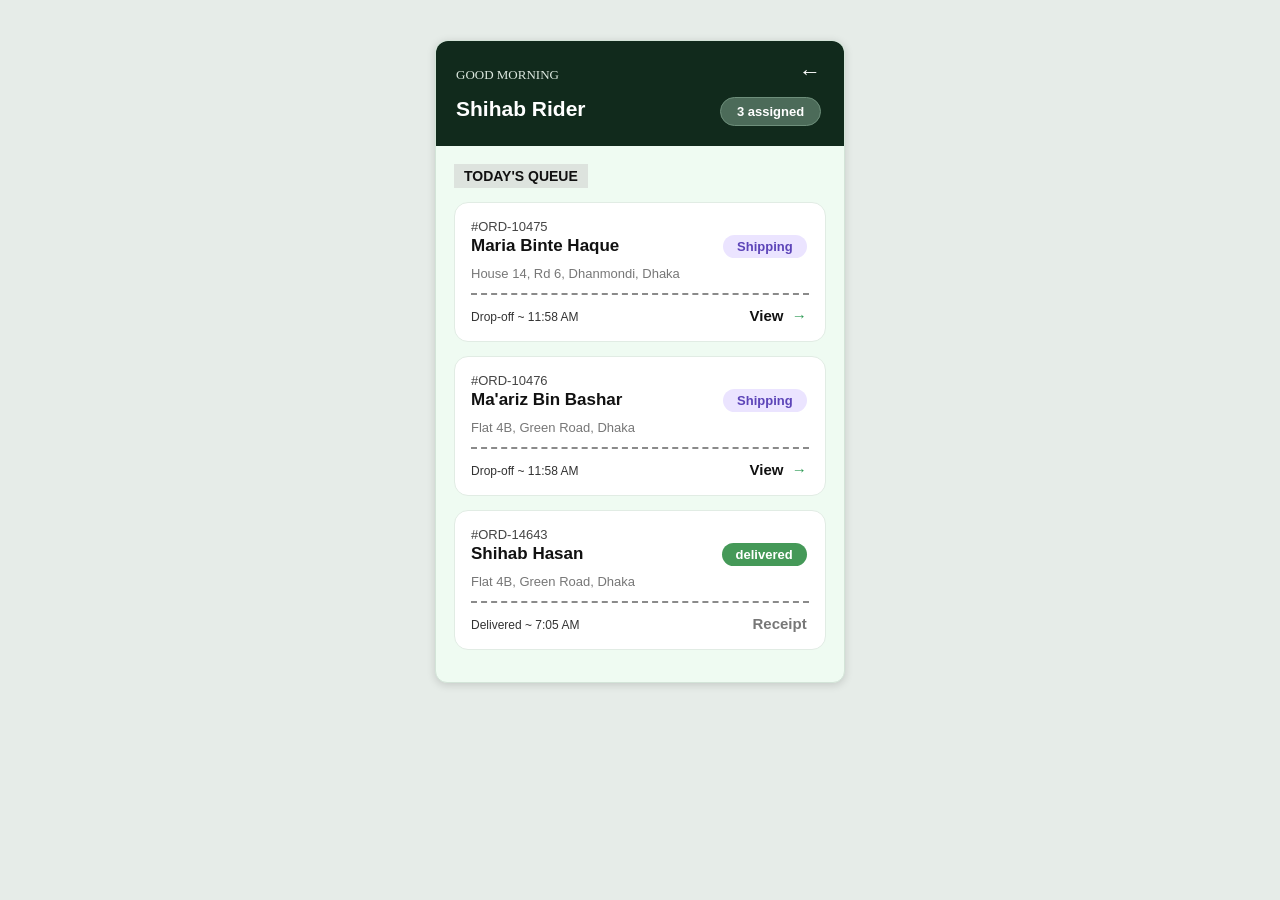
<file: index.html>
<!DOCTYPE html>
<html lang="en">
<head>
  <meta charset="UTF-8">
  <meta name="viewport" content="width=device-width, initial-scale=1.0">
  <title>Today's Queue - MediCare Delivery</title>
  <link rel="stylesheet" href="style.css">
</head>
<body>

  <div class="container">

    <div class="top-header">
      <div class="row">
        <div class="left-col">
          <span class="header-subtitle">GOOD MORNING</span>
        </div>
        <div class="right-col">
          <a href="index.html" class="back-btn">&larr;</a>
        </div>
      </div>

      <div class="row header-second-row">
        <div class="left-col">
          <h2 class="header-title">Shihab Rider</h2>
        </div>
        <div class="right-col">
          <span class="assigned-pill">3 assigned</span>
        </div>
      </div>
    </div>

    <div class="page-body">
      <div class="queue-label">TODAY'S QUEUE</div>

      <div class="card">
        <div class="row">
          <div class="left-col">
            <div class="order-code">#ORD-10475</div>
            <div class="customer-name">Maria Binte Haque</div>
          </div>
          <div class="right-col">
            <span class="badge badge-shipping">Shipping</span>
          </div>
        </div>
        <div class="address-text">House 14, Rd 6, Dhanmondi, Dhaka</div>
        <div class="dashed-line"></div>
        <div class="row">
          <div class="left-col">
            <span class="time-text">Drop-off ~ 11:58 AM</span>
          </div>
          <div class="right-col">
            <a href="delivery_details.html" class="view-link">View <span>&rarr;</span></a>
          </div>
        </div>
      </div>

      <div class="card">
        <div class="row">
          <div class="left-col">
            <div class="order-code">#ORD-10476</div>
            <div class="customer-name">Ma'ariz Bin Bashar</div>
          </div>
          <div class="right-col">
            <span class="badge badge-shipping">Shipping</span>
          </div>
        </div>
        <div class="address-text">Flat 4B, Green Road, Dhaka</div>
        <div class="dashed-line"></div>
        <div class="row">
          <div class="left-col">
            <span class="time-text">Drop-off ~ 11:58 AM</span>
          </div>
          <div class="right-col">
            <a href="delivery_details.html" class="view-link">View <span>&rarr;</span></a>
          </div>
        </div>
      </div>

      <div class="card">
        <div class="row">
          <div class="left-col">
            <div class="order-code">#ORD-14643</div>
            <div class="customer-name">Shihab Hasan</div>
          </div>
          <div class="right-col">
            <span class="badge badge-delivered">delivered</span>
          </div>
        </div>
        <div class="address-text">Flat 4B, Green Road, Dhaka</div>
        <div class="dashed-line"></div>
        <div class="row">
          <div class="left-col">
            <span class="time-text">Delivered ~ 7:05 AM</span>
          </div>
          <div class="right-col">
            <a href="delivery_details.html" class="receipt-link">Receipt</a>
          </div>
        </div>
      </div>
    </div>

  </div>

  <script src="script.js"></script>
</body>
</html>
</file>
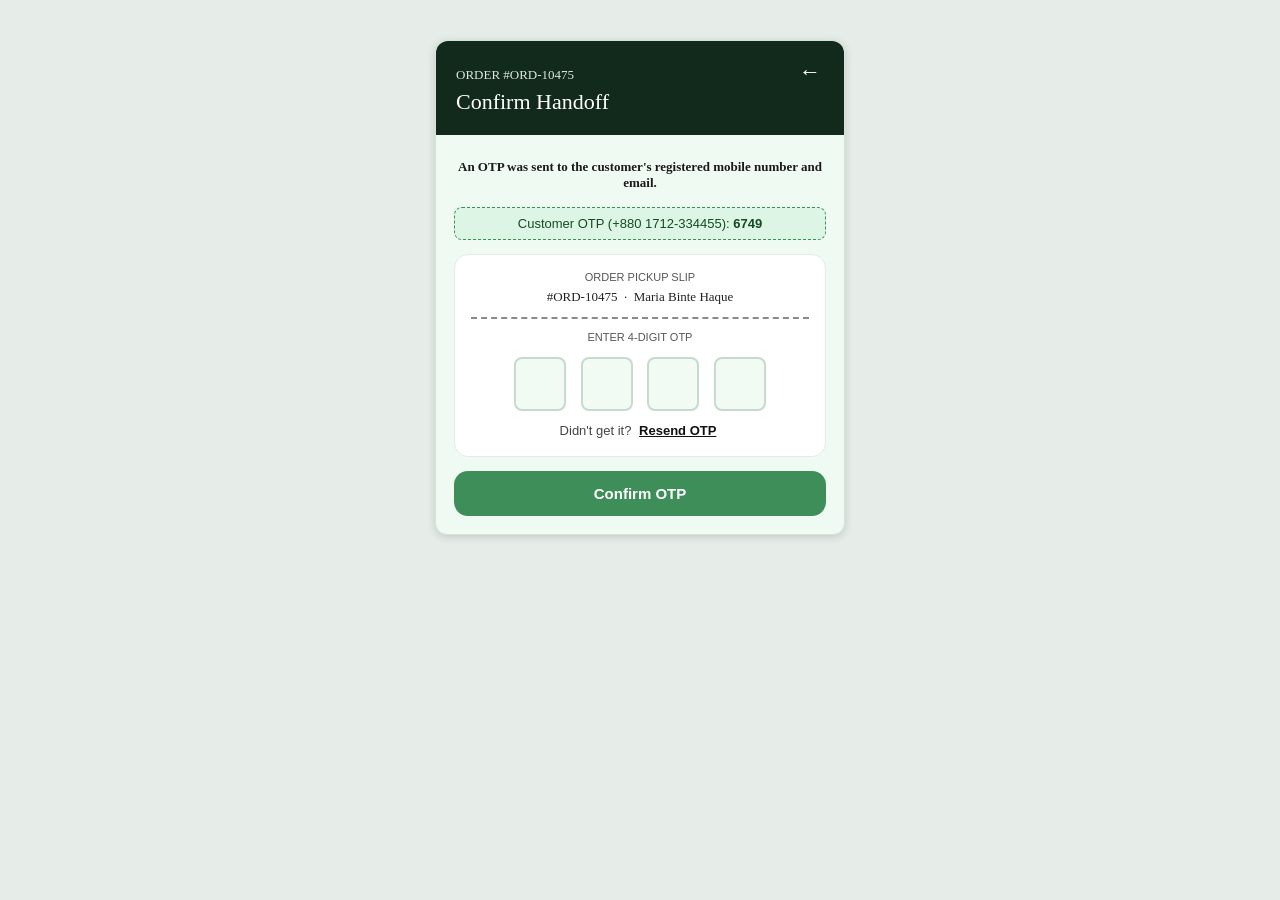
<file: confirm_delivery.html>
<!DOCTYPE html>
<html lang="en">
<head>
  <meta charset="UTF-8">
  <meta name="viewport" content="width=device-width, initial-scale=1.0">
  <title>Confirm Handoff - MediCare Delivery</title>
  <link rel="stylesheet" href="style.css">
</head>
<body>

  <div class="container">

    <div class="top-header">
      <div class="row">
        <div class="left-col">
          <span class="header-subtitle">ORDER #ORD-10475</span>
        </div>
        <div class="right-col">
          <a href="delivery_details.html" class="back-btn">&larr;</a>
        </div>
      </div>
      <h2 class="header-title-serif">Confirm Handoff</h2>
    </div>

    <div class="page-body">

      <div id="otpSection">
        <div class="otp-notice">
          An OTP was sent to the customer's registered mobile number and email.
        </div>

        <div class="demo-otp-box">
          Customer OTP (+880 1712-334455): <span class="bold-text" id="demoOtp"></span>
        </div>

        <form id="otpForm" novalidate>
          <div class="card">
            <div class="slip-title">ORDER PICKUP SLIP</div>
            <div class="slip-order">#ORD-10475 &nbsp;&middot;&nbsp; Maria Binte Haque</div>

            <div class="dashed-line"></div>

            <div class="slip-title">ENTER 4-DIGIT OTP</div>

            <div class="otp-inputs-row">
              <input type="text" id="d1" maxlength="1" class="otp-box">
              <input type="text" id="d2" maxlength="1" class="otp-box">
              <input type="text" id="d3" maxlength="1" class="otp-box">
              <input type="text" id="d4" maxlength="1" class="otp-box">
            </div>

            <span class="error" id="otpError"></span>

            <div class="resend-row">
              Didn't get it?
              <button type="button" class="resend-btn" id="resendBtn">Resend OTP</button>
            </div>
          </div>

          <button type="submit" class="btn-green">Confirm OTP</button>
        </form>
      </div>

    </div>

  </div>

  <script src="script.js"></script>
</body>
</html>
</file>
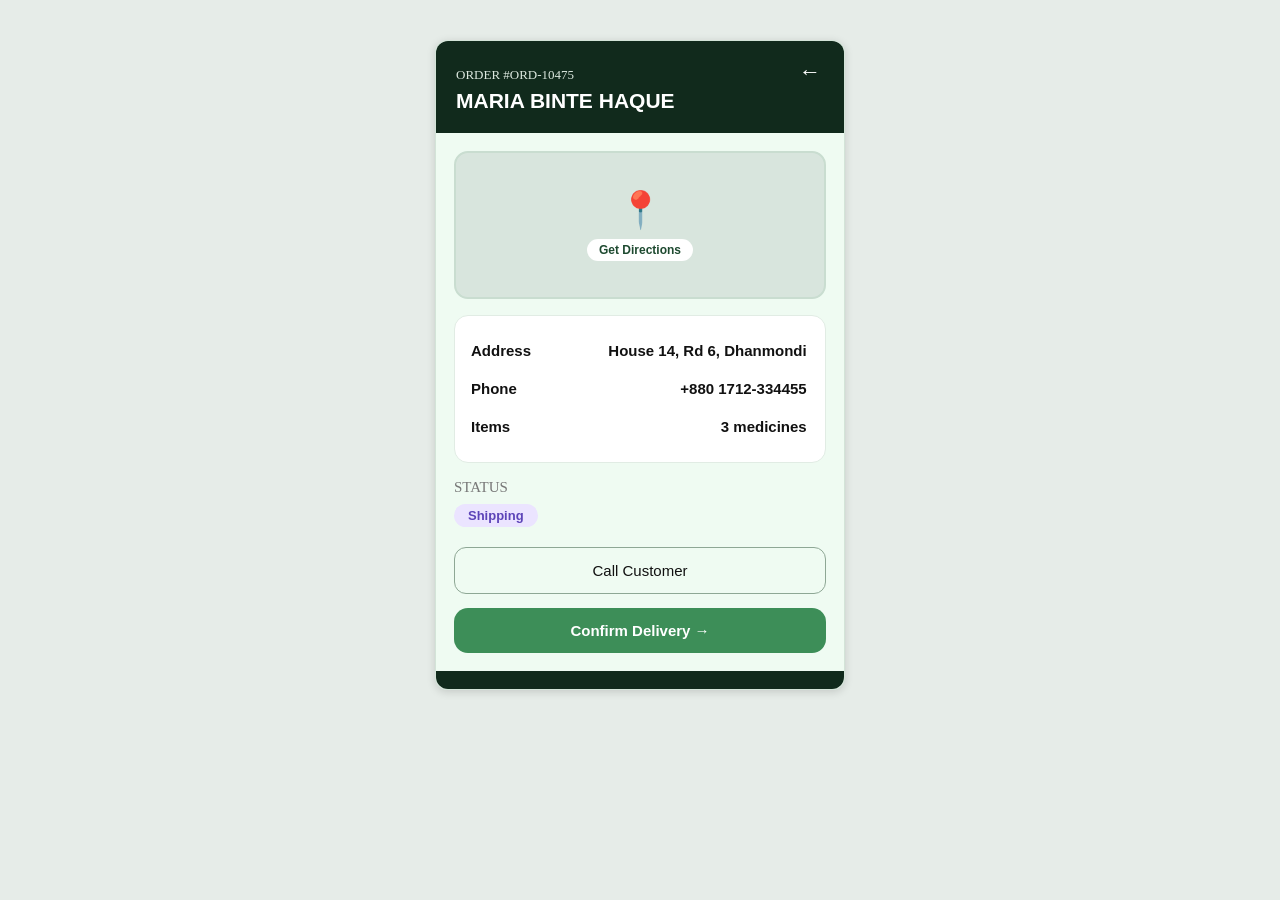
<file: delivery_details.html>
<!DOCTYPE html>
<html lang="en">
<head>
  <meta charset="UTF-8">
  <meta name="viewport" content="width=device-width, initial-scale=1.0">
  <title>Order Details - MediCare Delivery</title>
  <link rel="stylesheet" href="style.css">
</head>
<body>

  <div class="container">

    <div class="top-header">
      <div class="row">
        <div class="left-col">
          <span class="header-subtitle">ORDER #ORD-10475</span>
        </div>
        <div class="right-col">
          <a href="index.html" class="back-btn">&larr;</a>
        </div>
      </div>
      <h2 class="header-title">MARIA BINTE HAQUE</h2>
    </div>

    <div class="page-body">

      <a href="https://www.google.com/maps/dir/?api=1&destination=House+14,+Rd+6,+Dhanmondi,+Dhaka" target="_blank" class="map-box">
        <div class="pin-icon">&#128205;</div>
        <span class="map-hint">Get Directions</span>
      </a>

      <div class="card">
        <div class="info-row">
          <div class="info-left">Address</div>
          <div class="info-right">House 14, Rd 6, Dhanmondi</div>
        </div>
        <div class="info-row">
          <div class="info-left">Phone</div>
          <div class="info-right">+880 1712-334455</div>
        </div>
        <div class="info-row">
          <div class="info-left">Items</div>
          <div class="info-right">3 medicines</div>
        </div>
      </div>

      <div class="status-heading">STATUS</div>
      <span class="badge badge-shipping">Shipping</span>

      <button type="button" class="btn-outline" id="callBtn">Call Customer</button>

      <a href="confirm_delivery.html" class="btn-green">Confirm Delivery &rarr;</a>

    </div>

    <div class="bottom-strip"></div>

  </div>

  <script src="script.js"></script>
</body>
</html>
</file>
<file: style.css>
* {
  box-sizing: border-box;
}

body {
  font-family: Arial, sans-serif;
  background-color: #E6ECE8;
  color: #1A1A1A;
  margin: 0;
  padding: 20px;
}

.container {
  max-width: 410px;
  margin: 20px auto;
  background-color: #EFFBF2;
  border: 1px solid #D3E4D8;
  border-radius: 12px;
  box-shadow: 0 2px 8px rgba(0, 0, 0, 0.15);
}

.top-header {
  background-color: #112A1C;
  color: #FFFFFF;
  padding: 18px 20px 20px 20px;
  border-radius: 12px 12px 0 0;
}

.row {
  width: 100%;
}

.left-col {
  display: inline-block;
  width: 64%;
  text-align: left;
}

.right-col {
  display: inline-block;
  width: 34%;
  text-align: right;
}

.header-second-row {
  margin-top: 8px;
}

.header-subtitle {
  font-family: Georgia, serif;
  font-size: 13px;
  color: #DCE8DF;
}

.header-title {
  font-size: 21px;
  font-weight: bold;
  color: #FFFFFF;
  margin: 4px 0 0 0;
  text-align: left;
}

.header-title-serif {
  font-family: Georgia, serif;
  font-size: 22px;
  font-weight: normal;
  color: #FFFFFF;
  margin: 4px 0 0 0;
  text-align: left;
}

.back-btn {
  color: #FFFFFF;
  text-decoration: none;
  font-size: 22px;
}

.assigned-pill {
  display: inline-block;
  background-color: #4C6B59;
  border: 1px solid #6E8F7B;
  color: #FFFFFF;
  padding: 6px 16px;
  border-radius: 25px;
  font-size: 13px;
  font-weight: bold;
}

.bottom-strip {
  background-color: #112A1C;
  padding: 9px;
  border-radius: 0 0 12px 12px;
}

.page-body {
  padding: 18px;
}

.queue-label {
  display: inline-block;
  background-color: #DDE3DE;
  color: #111111;
  font-size: 14px;
  font-weight: bold;
  padding: 4px 10px;
  margin-bottom: 14px;
}

.status-heading {
  font-family: Georgia, serif;
  font-size: 15px;
  color: #777777;
  margin-top: 16px;
  margin-bottom: 8px;
}

.card {
  background-color: #FFFFFF;
  border-radius: 14px;
  padding: 16px;
  margin-bottom: 14px;
  border: 1px solid #E1ECE4;
}

.center-text {
  text-align: center;
}

.order-code {
  font-size: 13px;
  color: #444444;
  margin-bottom: 2px;
}

.customer-name {
  font-size: 17px;
  font-weight: bold;
  color: #111111;
  margin-bottom: 6px;
}

.address-text {
  font-size: 13px;
  color: #777777;
  margin-top: 4px;
}

.dashed-line {
  border-top: 2px dashed #8A8A8A;
  margin: 12px 0;
}

.time-text {
  font-size: 12px;
  color: #333333;
}

.view-link {
  text-decoration: none;
  color: #111111;
  font-size: 15px;
  font-weight: bold;
}

.view-link span {
  color: #2E9B55;
  margin-left: 4px;
}

.receipt-link {
  text-decoration: none;
  color: #777777;
  font-size: 15px;
  font-weight: bold;
}

.badge {
  display: inline-block;
  padding: 4px 14px;
  border-radius: 12px;
  font-size: 13px;
  font-weight: bold;
}

.badge-shipping {
  background-color: #EBE4FF;
  color: #5C44B8;
}

.badge-delivered {
  background-color: #459958;
  color: #FFFFFF;
}

.map-box {
  display: block;
  background-color: #D8E5DD;
  border: 2px solid #C9DDD0;
  border-radius: 14px;
  padding: 36px 15px;
  margin-bottom: 16px;
  text-align: center;
  text-decoration: none;
  cursor: pointer;
}

.pin-icon {
  font-size: 36px;
  margin-bottom: 8px;
}

.map-hint {
  display: inline-block;
  font-size: 12px;
  font-weight: bold;
  color: #1E4A30;
  background-color: #FFFFFF;
  padding: 4px 12px;
  border-radius: 12px;
}

.info-row {
  padding: 10px 0;
}

.info-left {
  display: inline-block;
  width: 34%;
  font-size: 15px;
  font-weight: bold;
  color: #111111;
  text-align: left;
}

.info-right {
  display: inline-block;
  width: 64%;
  font-size: 15px;
  font-weight: bold;
  color: #111111;
  text-align: right;
}

.btn-outline {
  display: block;
  width: 100%;
  background-color: #EFFBF2;
  border: 1px solid #8EA795;
  color: #111111;
  padding: 14px;
  border-radius: 12px;
  font-size: 15px;
  cursor: pointer;
  margin-top: 20px;
  margin-bottom: 14px;
  text-align: center;
  text-decoration: none;
}

.btn-outline:hover {
  background-color: #E2F4E7;
}

.btn-green {
  display: block;
  width: 100%;
  background-color: #3D8E58;
  border: none;
  color: #FFFFFF;
  padding: 14px;
  border-radius: 14px;
  font-size: 15px;
  font-weight: bold;
  cursor: pointer;
  text-align: center;
  text-decoration: none;
}

.btn-green:hover {
  background-color: #327A4A;
}

.otp-notice {
  text-align: center;
  font-family: Georgia, serif;
  font-size: 13px;
  font-weight: bold;
  color: #1A1A1A;
  margin-top: 6px;
  margin-bottom: 16px;
}

.slip-title {
  text-align: center;
  font-size: 11px;
  color: #555555;
  margin-bottom: 6px;
}

.slip-order {
  text-align: center;
  font-family: Georgia, serif;
  font-size: 13px;
  color: #222222;
}

.otp-inputs-row {
  text-align: center;
  margin-top: 14px;
  margin-bottom: 10px;
}

input[type="text"].otp-box {
  display: inline-block;
  width: 52px;
  padding: 12px 0;
  margin: 0 5px;
  text-align: center;
  font-size: 22px;
  font-weight: bold;
  border: 2px solid #C6DACD;
  border-radius: 8px;
  background-color: #F2FAF4;
  color: #111111;
}

.error {
  display: block;
  color: red;
  font-size: 13px;
  text-align: center;
  margin-top: 6px;
  margin-bottom: 8px;
}

.errorBorder {
  border-color: red !important;
}

.successBorder {
  border-color: green !important;
}

.resend-row {
  text-align: center;
  font-size: 13px;
  color: #444444;
  margin-top: 6px;
}

.resend-btn {
  display: inline-block;
  width: auto;
  background-color: #FFFFFF;
  border: none;
  color: #111111;
  font-weight: bold;
  font-size: 13px;
  padding: 2px 4px;
  cursor: pointer;
  text-decoration: underline;
}

.demo-otp-box {
  text-align: center;
  background-color: #DDF5E4;
  border: 1px dashed #3D8E58;
  color: #144A26;
  padding: 8px 12px;
  border-radius: 8px;
  font-size: 13px;
  margin-bottom: 14px;
}

.bold-text {
  font-weight: bold;
}

.msg-success {
  background-color: #D6F5DF;
  color: #19592E;
  border: 1px solid #9BD9AE;
  padding: 12px;
  border-radius: 10px;
  margin-bottom: 14px;
  font-size: 14px;
  text-align: center;
}
</file>
